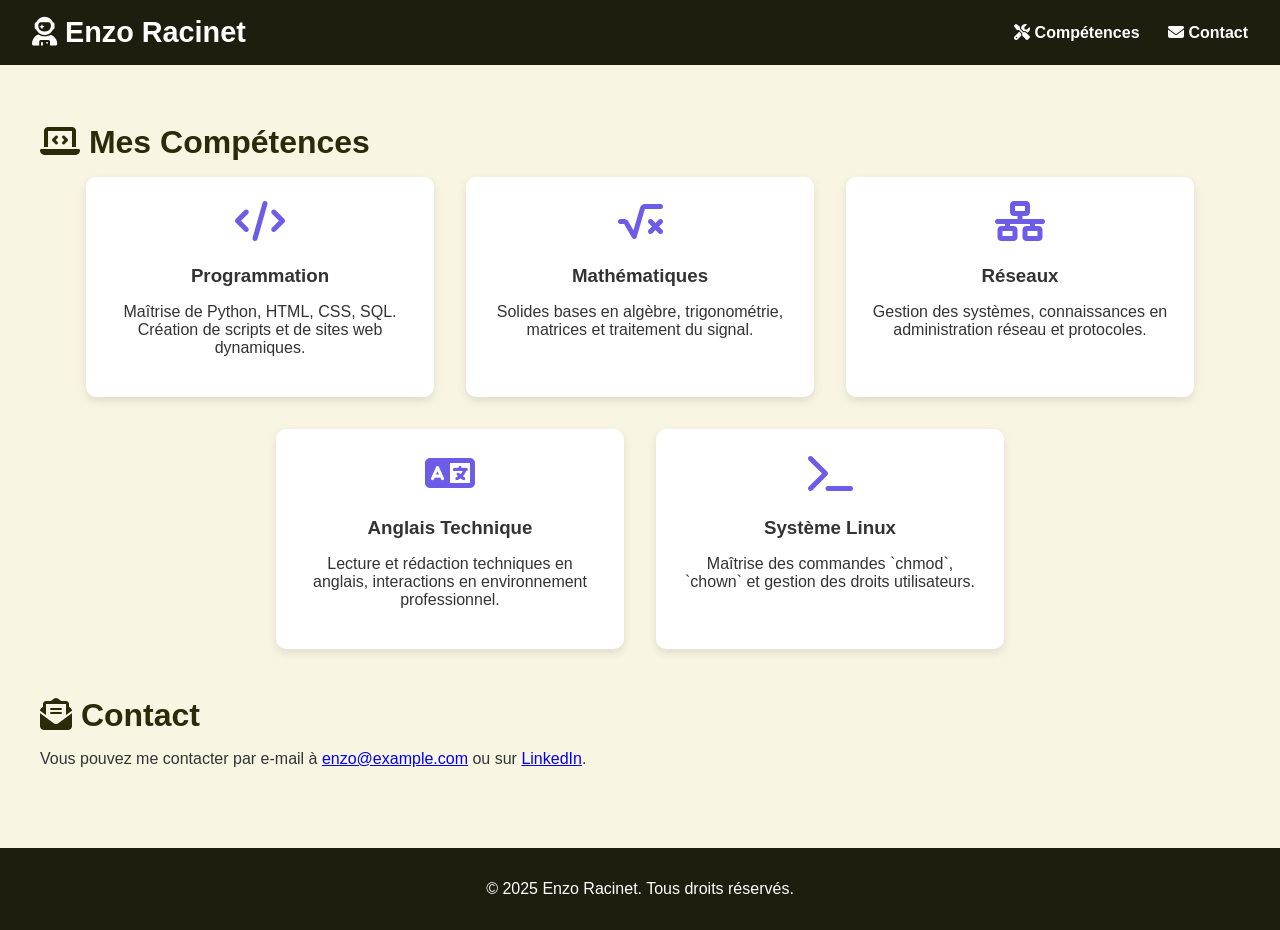
<file: Comp.html>
<!DOCTYPE html>
<html lang="fr">
<head>
    <meta charset="UTF-8">
    <meta name="viewport" content="width=device-width, initial-scale=1.0">
    <title>Portfolio - Enzo Racinet</title>
    <!-- Font Awesome CDN -->
    <link rel="stylesheet" href="https://cdnjs.cloudflare.com/ajax/libs/font-awesome/6.5.0/css/all.min.css">
    <style>
        body {
            margin: 0;
            font-family: 'Segoe UI', Tahoma, Geneva, Verdana, sans-serif;
            background-color: #f9f5e3;
            color: #333;
        }

        header {
            background-color: #1e1e0f;
            color: white;
            padding: 1rem 2rem;
            display: flex;
            justify-content: space-between;
            align-items: center;
            flex-wrap: wrap;
        }

        header h1 {
            margin: 0;
            font-size: 1.8rem;
        }

        nav a {
            color: white;
            margin-left: 1.5rem;
            text-decoration: none;
            font-weight: bold;
        }

        nav a:hover {
            text-decoration: underline;
        }

        .container {
            max-width: 1200px;
            margin: auto;
            padding: 2rem;
        }

        section {
            margin-bottom: 3rem;
        }

        h2 {
            font-size: 2rem;
            margin-bottom: 1rem;
            color: #2b2b0a;
        }

        .competences {
            display: flex;
            flex-wrap: wrap;
            gap: 2rem;
            justify-content: center;
        }

        .competence {
            background: white;
            border-radius: 10px;
            padding: 1.5rem;
            box-shadow: 0 4px 10px rgba(0, 0, 0, 0.1);
            text-align: center;
            flex: 1 1 250px;
            max-width: 300px;
            transition: transform 0.3s, box-shadow 0.3s;
        }

        .competence:hover {
            transform: translateY(-5px);
            box-shadow: 0 8px 20px rgba(0, 0, 0, 0.15);
        }

        .competence i {
            font-size: 2.5rem;
            margin-bottom: 1rem;
            color: #6c5ce7;
        }

        .competence h3 {
            margin: 0.5rem 0;
        }

        footer {
            background-color: #1e1e0f;
            color: white;
            text-align: center;
            padding: 1rem;
        }

        @media (max-width: 768px) {
            header {
                flex-direction: column;
                align-items: flex-start;
            }

            nav {
                margin-top: 0.5rem;
            }

            nav a {
                display: inline-block;
                margin: 0.5rem 0;
            }
        }
    </style>
</head>
<body>

    <header>
        <h1><i class="fas fa-user-astronaut"></i> Enzo Racinet</h1>
        <nav>
            <a href="#competences"><i class="fas fa-tools"></i> Compétences</a>
            <a href="#contact"><i class="fas fa-envelope"></i> Contact</a>
        </nav>
    </header>

    <main class="container">
        <section id="competences">
            <h2><i class="fas fa-laptop-code"></i> Mes Compétences</h2>
            <div class="competences">
                <div class="competence">
                    <i class="fas fa-code"></i>
                    <h3>Programmation</h3>
                    <p>Maîtrise de Python, HTML, CSS, SQL. Création de scripts et de sites web dynamiques.</p>
                </div>
                <div class="competence">
                    <i class="fas fa-square-root-variable"></i>
                    <h3>Mathématiques</h3>
                    <p>Solides bases en algèbre, trigonométrie, matrices et traitement du signal.</p>
                </div>
                <div class="competence">
                    <i class="fas fa-network-wired"></i>
                    <h3>Réseaux</h3>
                    <p>Gestion des systèmes, connaissances en administration réseau et protocoles.</p>
                </div>
                <div class="competence">
                    <i class="fas fa-language"></i>
                    <h3>Anglais Technique</h3>
                    <p>Lecture et rédaction techniques en anglais, interactions en environnement professionnel.</p>
                </div>
                <div class="competence">
                    <i class="fas fa-terminal"></i>
                    <h3>Système Linux</h3>
                    <p>Maîtrise des commandes `chmod`, `chown` et gestion des droits utilisateurs.</p>
                </div>
            </div>
        </section>

        <section id="contact">
            <h2><i class="fas fa-envelope-open-text"></i> Contact</h2>
            <p>Vous pouvez me contacter par e-mail à <a href="mailto:enzo@example.com">enzo@example.com</a> ou sur <a href="https://www.linkedin.com" target="_blank">LinkedIn</a>.</p>
        </section>
    </main>

    <footer>
        <p>&copy; 2025 Enzo Racinet. Tous droits réservés.</p>
    </footer>

</body>
</html>
</file>
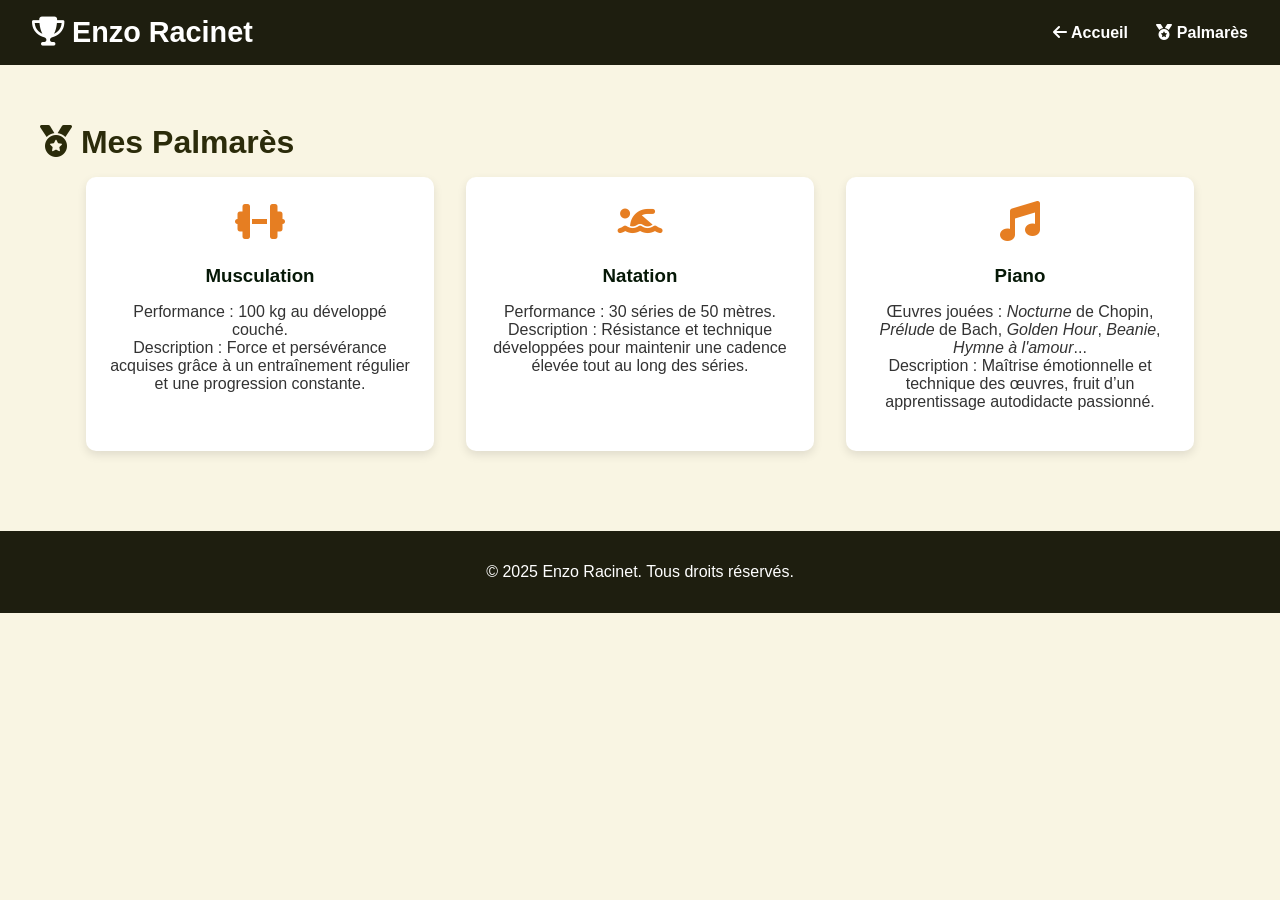
<file: Palmarè.html>
<!DOCTYPE html>
<html lang="fr">
<head>
    <meta charset="UTF-8">
    <meta name="viewport" content="width=device-width, initial-scale=1.0">
    <title>Mes Palmarès - Enzo Racinet</title>
    <meta name="description" content="Découvrez les performances sportives, musicales et personnelles d'Enzo Racinet.">
    <!-- Font Awesome CDN -->
    <link rel="stylesheet" href="https://cdnjs.cloudflare.com/ajax/libs/font-awesome/6.5.0/css/all.min.css">
    <style>
        body {
            margin: 0;
            font-family: 'Segoe UI', Tahoma, Geneva, Verdana, sans-serif;
            background-color: #f9f5e3;
            color: #333;
        }

        header {
            background-color: #1e1e0f;
            color: white;
            padding: 1rem 2rem;
            display: flex;
            justify-content: space-between;
            align-items: center;
            flex-wrap: wrap;
        }

        header h1 {
            margin: 0;
            font-size: 1.8rem;
        }

        nav a {
            color: white;
            margin-left: 1.5rem;
            text-decoration: none;
            font-weight: bold;
        }

        nav a:hover {
            text-decoration: underline;
        }

        .container {
            max-width: 1200px;
            margin: auto;
            padding: 2rem;
        }

        section {
            margin-bottom: 3rem;
        }

        h2 {
            font-size: 2rem;
            margin-bottom: 1rem;
            color: #2b2b0a;
        }

        .palmares {
            display: flex;
            flex-wrap: wrap;
            gap: 2rem;
            justify-content: center;
        }

        .palmares-item {
            background: white;
            border-radius: 10px;
            padding: 1.5rem;
            box-shadow: 0 4px 10px rgba(0, 0, 0, 0.1);
            text-align: center;
            flex: 1 1 250px;
            max-width: 300px;
            transition: transform 0.3s, box-shadow 0.3s;
        }

        .palmares-item:hover {
            transform: translateY(-5px);
            box-shadow: 0 8px 20px rgba(0, 0, 0, 0.15);
        }

        .palmares-item i {
            font-size: 2.5rem;
            margin-bottom: 1rem;
            color: #e67e22;
        }

        .palmares-item h3 {
            margin: 0.5rem 0;
            color: #061807;
        }

        footer {
            background-color: #1e1e0f;
            color: white;
            text-align: center;
            padding: 1rem;
        }

        @media (max-width: 768px) {
            header {
                flex-direction: column;
                align-items: flex-start;
            }

            nav {
                margin-top: 0.5rem;
            }

            .palmares-item {
                flex: 1 1 100%;
                max-width: 100%;
            }

            nav a {
                display: inline-block;
                margin: 0.5rem 0;
            }
        }
    </style>
</head>
<body>

    <header>
        <h1><i class="fas fa-trophy"></i> Enzo Racinet</h1>
        <nav>
            <a href="index.html"><i class="fas fa-arrow-left"></i> Accueil</a>
            <a href="#palmares"><i class="fas fa-medal"></i> Palmarès</a>
        </nav>
    </header>

    <main class="container">
        <section id="palmares">
            <h2><i class="fas fa-medal"></i> Mes Palmarès</h2>
            <div class="palmares">
                <div class="palmares-item">
                    <i class="fas fa-dumbbell"></i>
                    <h3>Musculation</h3>
                    <p>Performance : 100 kg au développé couché.<br> 
                    Description : Force et persévérance acquises grâce à un entraînement régulier et une progression constante.</p>
                </div>

                <div class="palmares-item">
                    <i class="fas fa-swimmer"></i>
                    <h3>Natation</h3>
                    <p>Performance : 30 séries de 50 mètres.<br>
                    Description : Résistance et technique développées pour maintenir une cadence élevée tout au long des séries.</p>
                </div>

                <div class="palmares-item">
                    <i class="fas fa-music"></i>
                    <h3>Piano</h3>
                    <p>Œuvres jouées : <em>Nocturne</em> de Chopin, <em>Prélude</em> de Bach, <em>Golden Hour</em>, <em>Beanie</em>, <em>Hymne à l'amour</em>...<br>
                    Description : Maîtrise émotionnelle et technique des œuvres, fruit d’un apprentissage autodidacte passionné.</p>
                </div>
            </div>
        </section>
    </main>

    <footer>
        <p>&copy; 2025 Enzo Racinet. Tous droits réservés.</p>
    </footer>

</body>
</html>
</file>
